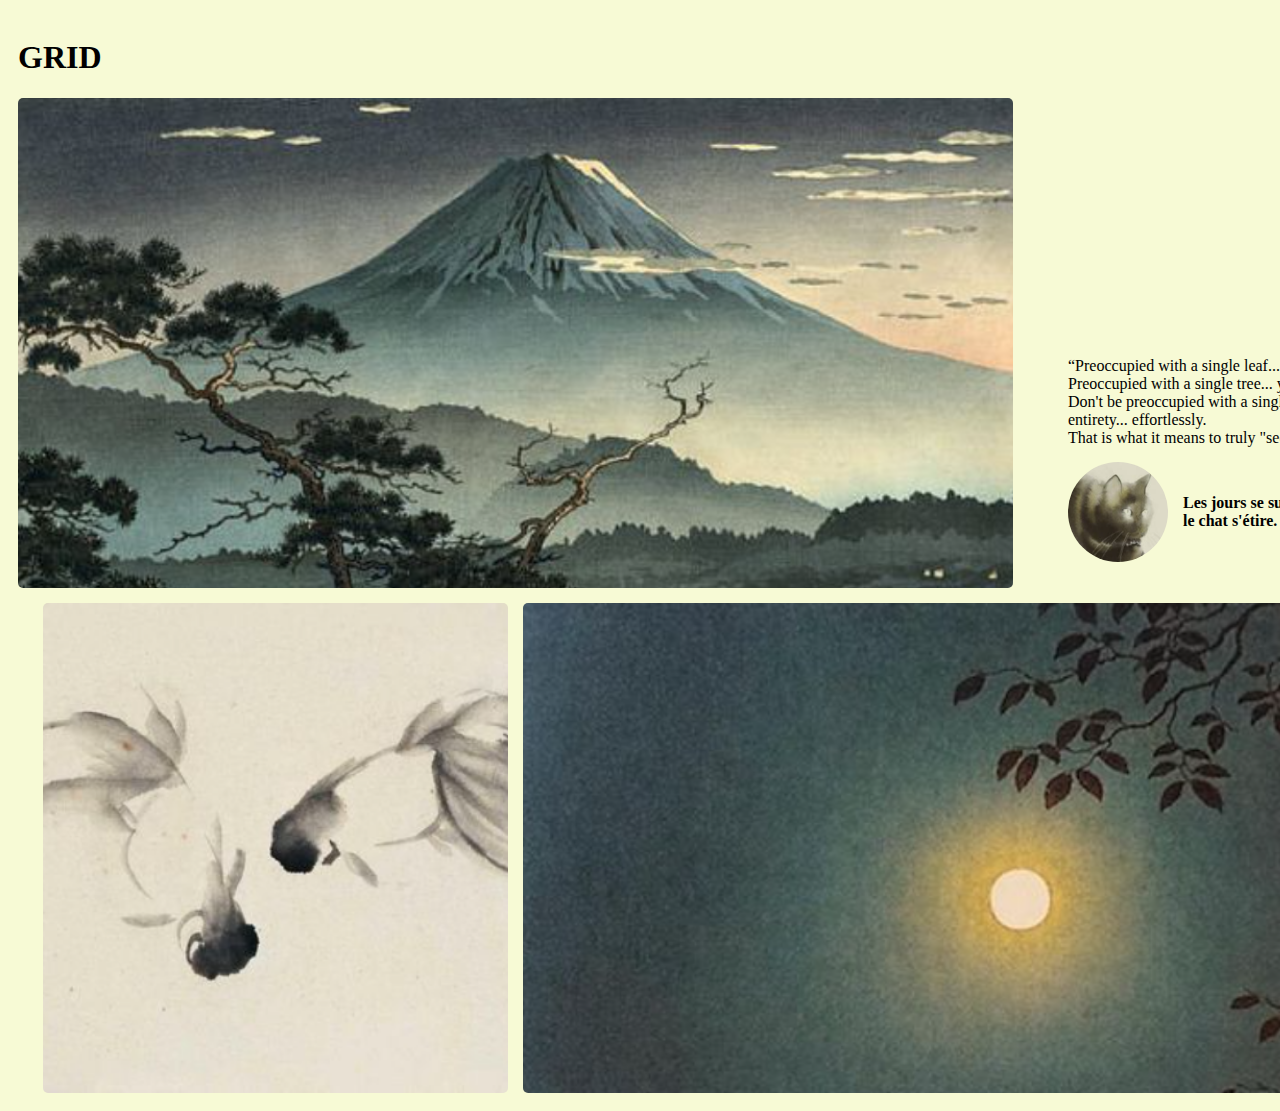
<file: layout/index.html>
<!DOCTYPE html>
  <html lang="en">
  <head>
    <meta charset="UTF-8">
    <meta name="viewport" content="width=device-width, initial-scale=1.0">
    <link rel="stylesheet" href="css/index.css">
    <title>GRID vs FLEX</title>
  </head>
  <body>

    <h1>GRID</h1>
    <div class="grid">
      <div class="card1">
        <img src="images/img1.jpg" alt="montfuji">
      </div>
      <div class="card2">
        <blockquote>
          <p>“Preoccupied with a single leaf... you won't see the tree.<br> Preoccupied with a single tree... you'll miss the entire forest.<br> Don't be preoccupied with a single spot. See everything in it's entirety... effortlessly.<br> That is what it means to truly "see.”</p>
        <footer><img src="images/img2.jpg" alt="joli chat" width="100" height="100"><span>Les jours se suivent,<br>le chat s'étire.</span></footer></blockquote>
      </div>
      <div class="card3">
        <img src="images/img3.jpg" alt="petits poissons" width="360" height="380">
      </div>
      <div class="card4">
        <img src="images/img4.jpg" alt="pleine lune">
      </div>
    </div>
    
  </body>
  </html>
</file>
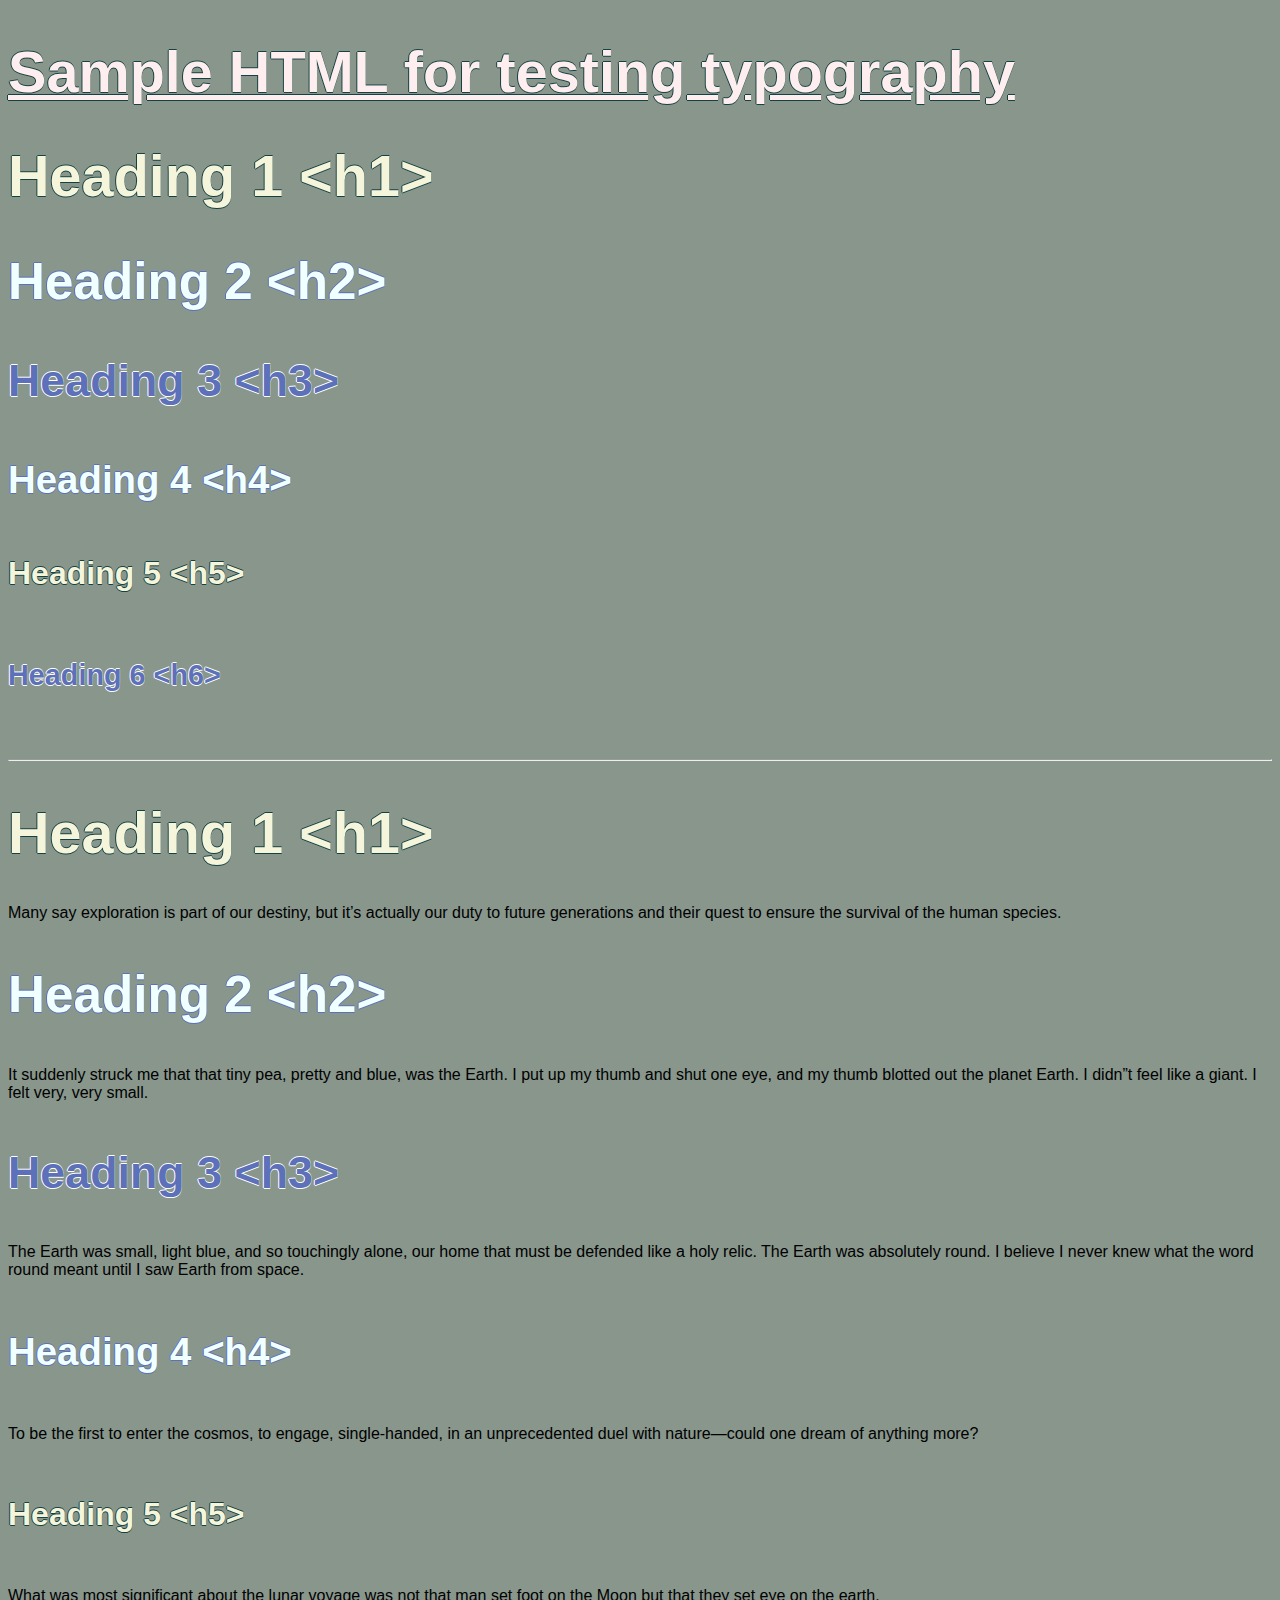
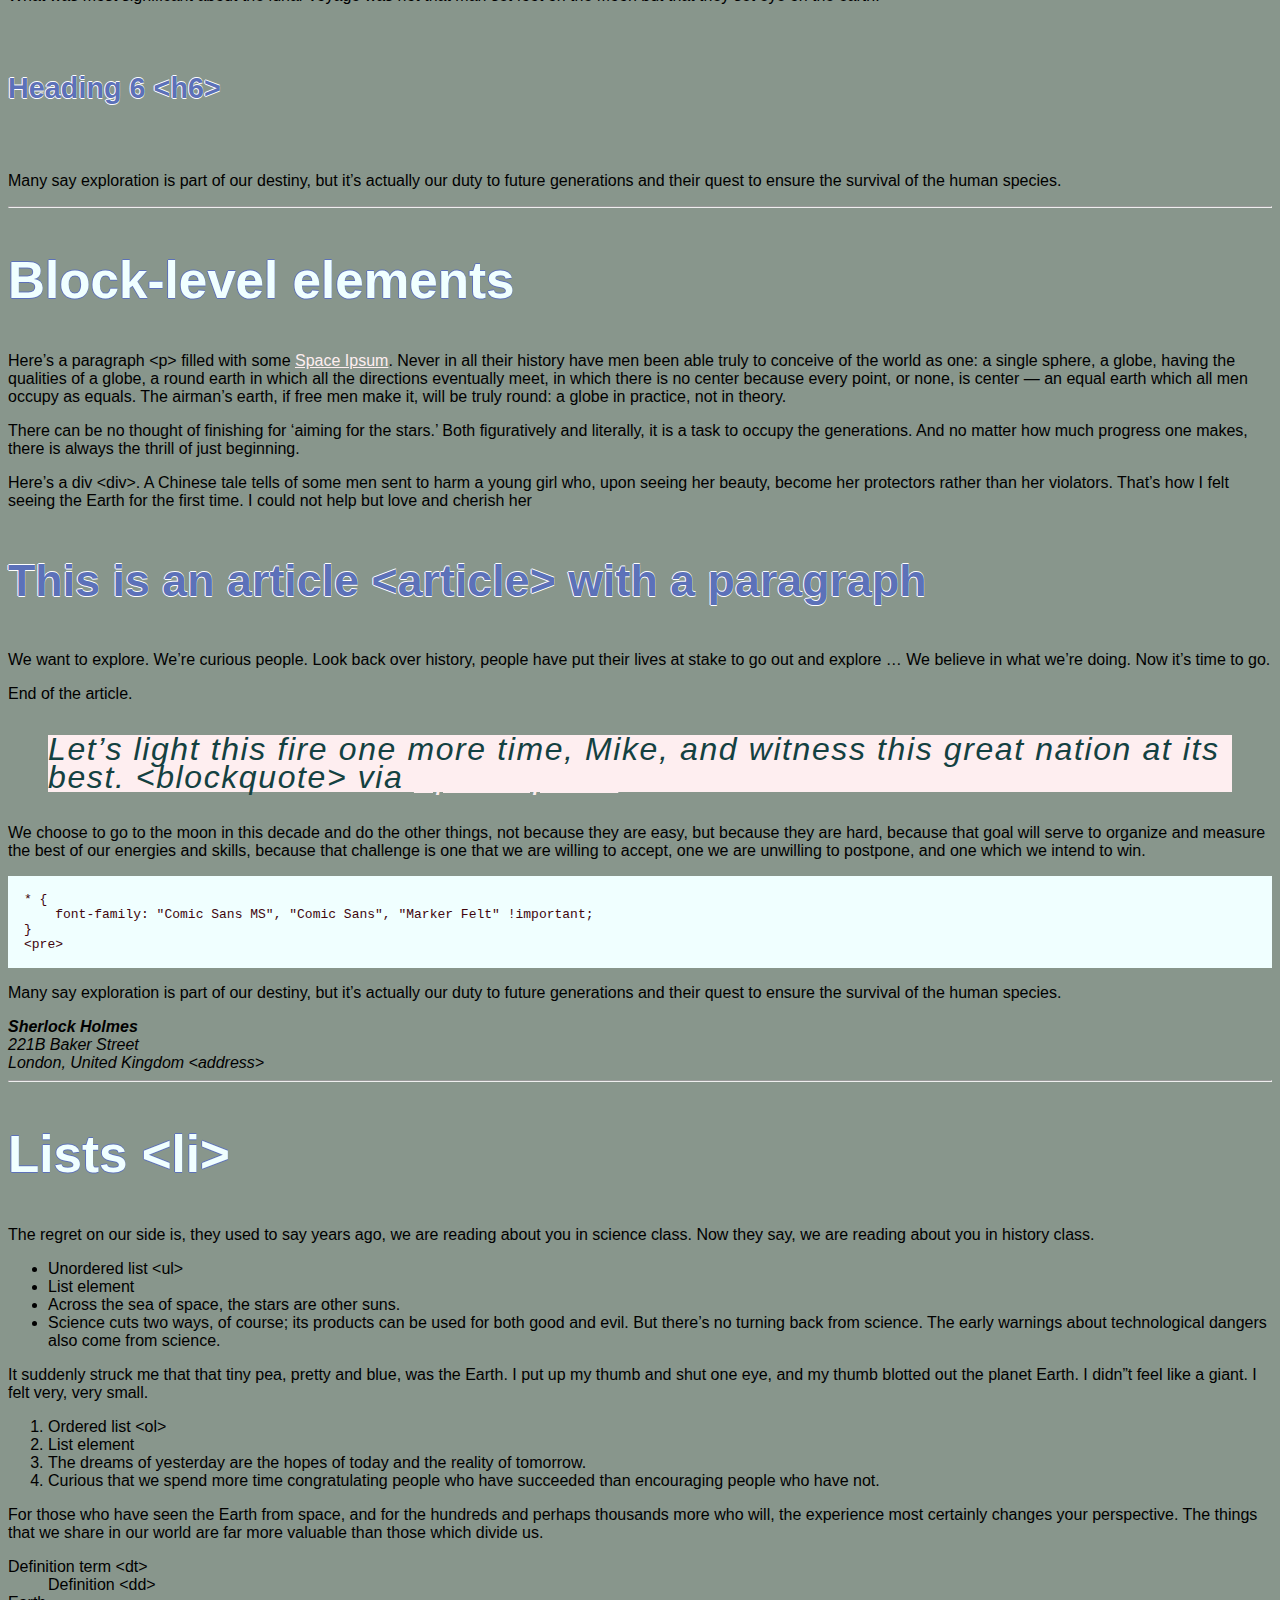
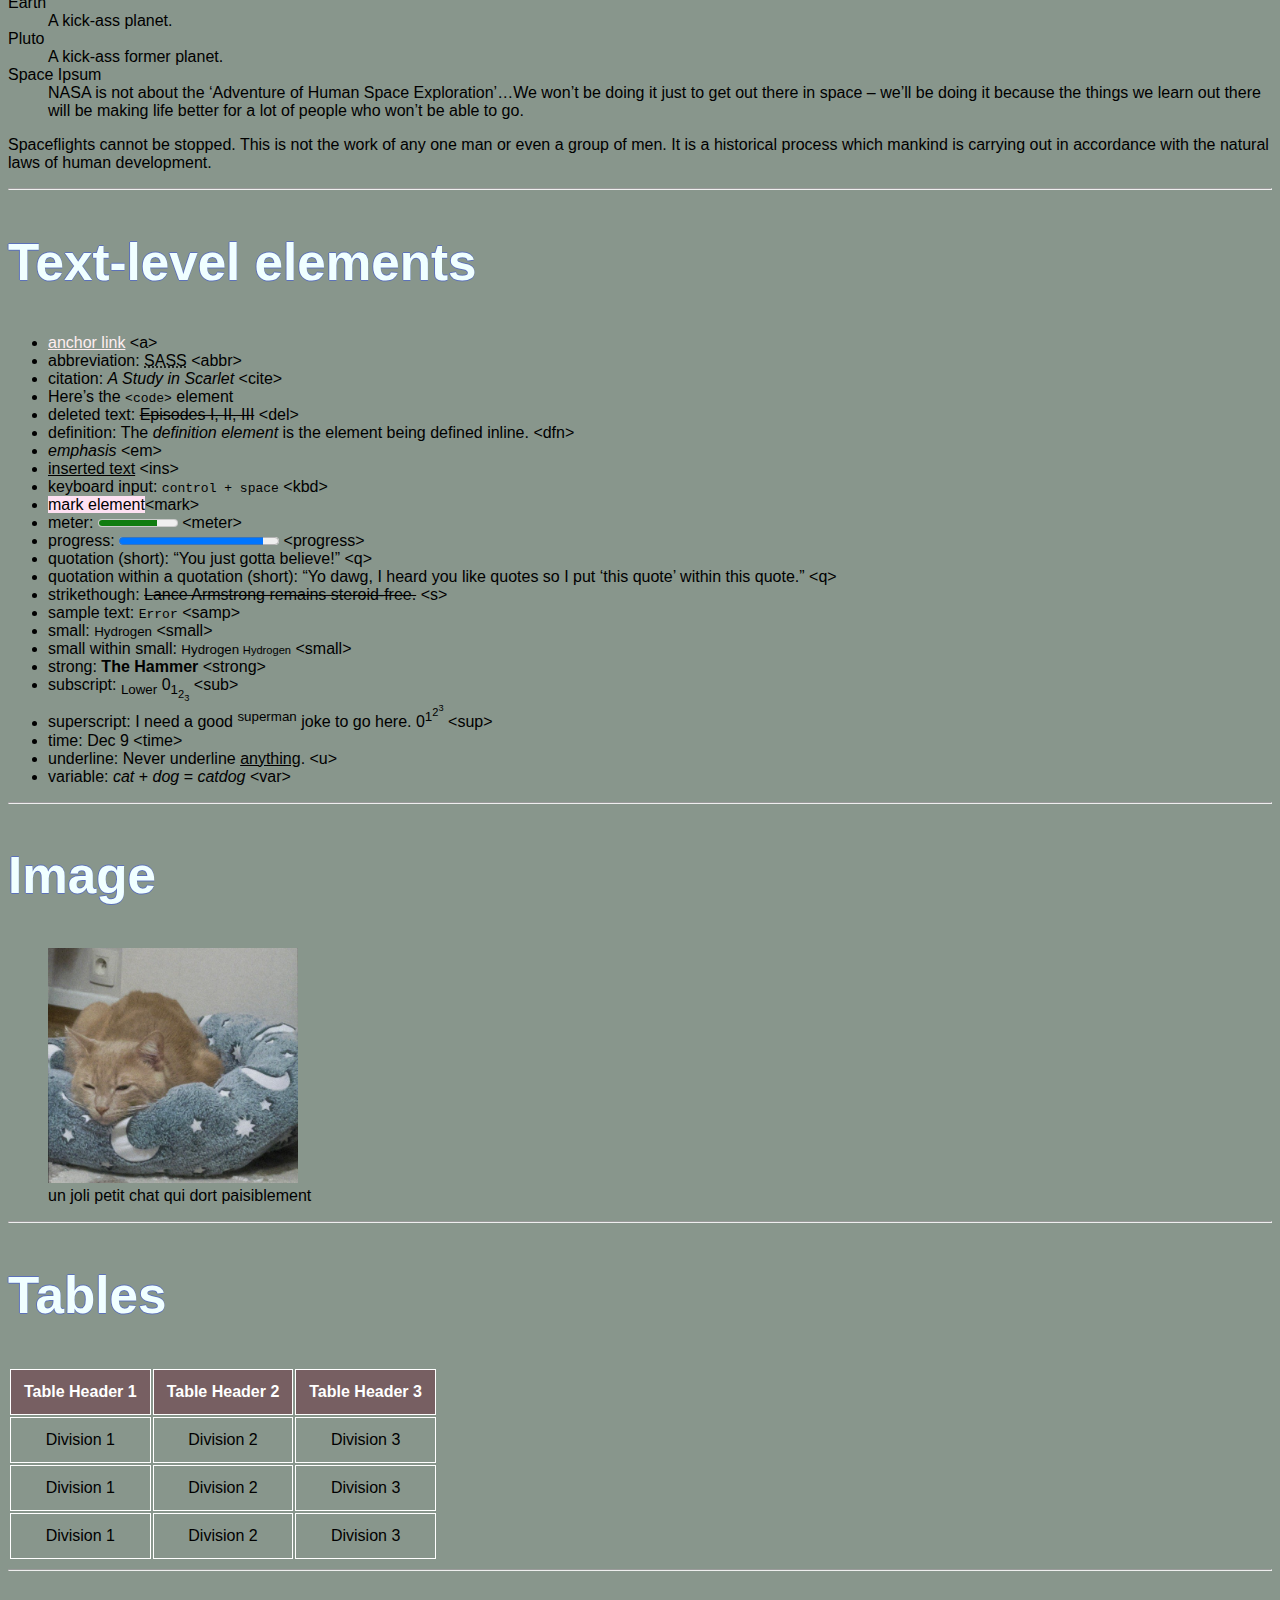
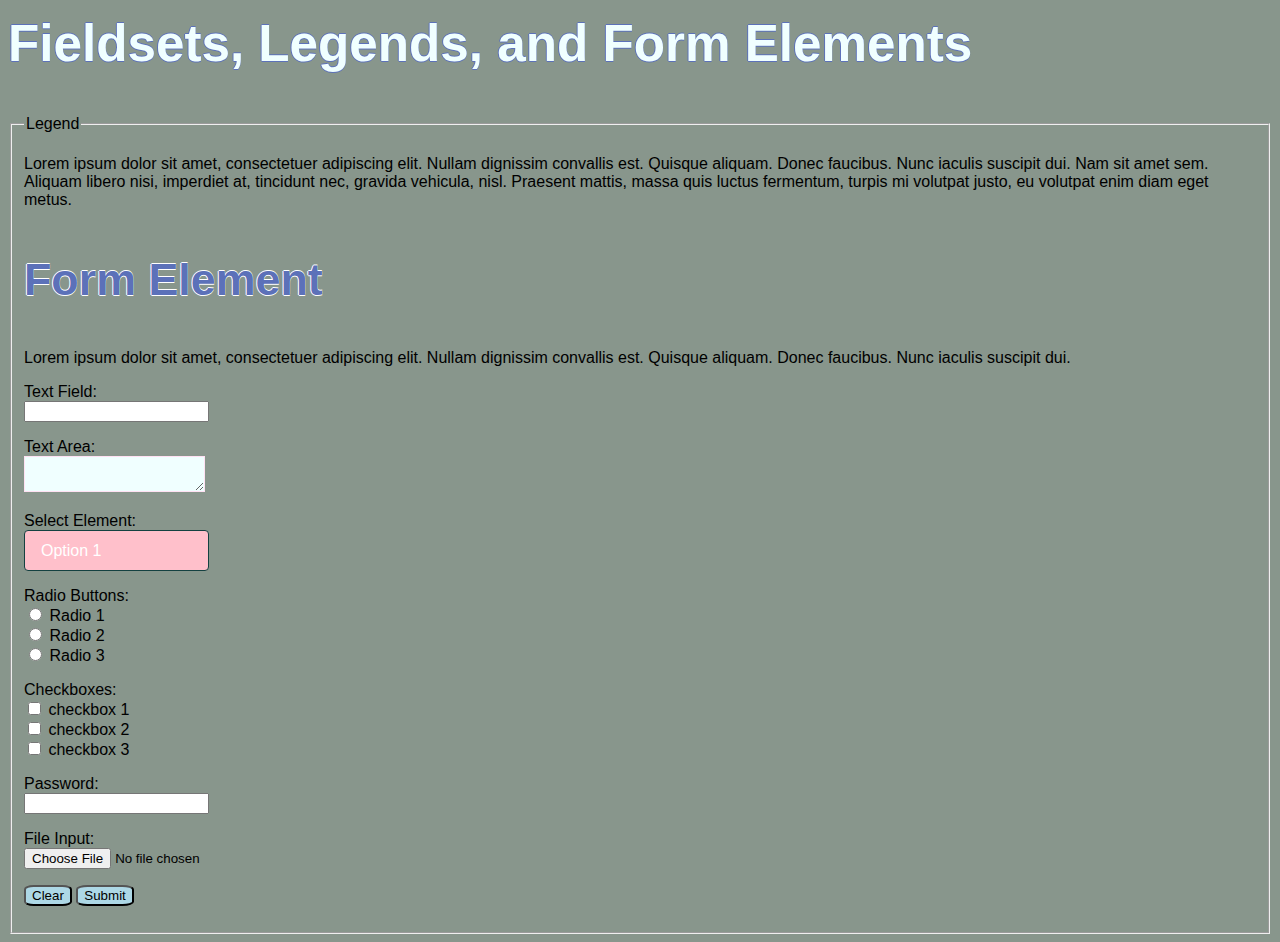
<file: sample-page/index.html>
<!DOCTYPE html>
<html lang="en">
<head>
    <meta charset="UTF-8">
    <meta name="viewport" content="width=device-width, initial-scale=1.0">
    <title>Document</title>
    <link rel="stylesheet" href="css/index.css">
</head>
<body>
<h1><a href="#" class="lien">Sample HTML for testing typography</a></h1> 
<h1>Heading 1 &lt;h1&gt;</h1>
<h2>Heading 2 &lt;h2&gt;</h2>
<h3>Heading 3 &lt;h3&gt;</h3>
<h4>Heading 4 &lt;h4&gt;</h4>
<h5>Heading 5 &lt;h5&gt;</h5>
<h6>Heading 6 &lt;h6&gt;</h6>
<hr>
<h1>Heading 1 &lt;h1&gt;</h1>
<p>Many say exploration is part of our destiny, but it’s actually our duty to future generations and their quest to ensure the survival of the human species.</p>
<h2>Heading 2 &lt;h2&gt;</h2>
<p>It suddenly struck me that that tiny pea, pretty and blue, was the Earth. I put up my thumb and shut one eye, and my thumb blotted out the planet Earth. I didn”t feel like a giant. I felt very, very small.</p>
<h3>Heading 3 &lt;h3&gt;</h3>
<p>The Earth was small, light blue, and so touchingly alone, our home that must be defended like a holy relic. The Earth was absolutely round. I believe I never knew what the word round meant until I saw Earth from space.</p>
<h4>Heading 4 &lt;h4&gt;</h4>
<p>To be the first to enter the cosmos, to engage, single-handed, in an unprecedented duel with nature—could one dream of anything more?</p>
<h5>Heading 5 &lt;h5&gt;</h5>
<p>What was most significant about the lunar voyage was not that man set foot on the Moon but that they set eye on the earth.</p>
<h6>Heading 6 &lt;h6&gt;</h6>
<p>Many say exploration is part of our destiny, but it’s actually our duty to future generations and their quest to ensure the survival of the human species.</p>
<hr>
<h2>Block-level elements</h2>
<p>Here’s a paragraph &lt;p&gt; filled with some <a href="http://spaceipsum.com/" class="lien">Space Ipsum</a>. Never in all their history have men been able truly to conceive of the world as one: a single sphere, a globe, having the qualities of a globe, a round earth in which all the directions eventually meet, in which there is no center because every point, or none, is center — an equal earth which all men occupy as equals. The airman’s earth, if free men make it, will be truly round: a globe in practice, not in theory.</p>
<p>There can be no thought of finishing for ‘aiming for the stars.’ Both figuratively and literally, it is a task to occupy the generations. And no matter how much progress one makes, there is always the thrill of just beginning.</p>
<div>
   Here’s a div &lt;div&gt;. A Chinese tale tells of some men sent to harm a young girl who, upon seeing her beauty, become her protectors rather than her violators. That’s how I felt seeing the Earth for the first time. I could not help but love and cherish her
</div>
<article>
   <h3 id="machin" class="machin">This is an article &lt;article&gt; with a paragraph</h3>
   <p>We want to explore. We’re curious people. Look back over history, people have put their lives at stake to go out and explore … We believe in what we’re doing. Now it’s time to go.</p>
   <p>End of the article.</p>
</article>
<blockquote>
   <p>Let’s light this fire one more time, Mike, and witness this great nation at its best. &lt;blockquote&gt; via <a href="http://spaceipsum.com/" class="lien">Space Ipsum</a></p>
</blockquote>
<p>We choose to go to the moon in this decade and do the other things, not because they are easy, but because they are hard, because that goal will serve to organize and measure the best of our energies and skills, because that challenge is one that we are willing to accept, one we are unwilling to postpone, and one which we intend to win.</p>
<pre>* {
    font-family: "Comic Sans MS", "Comic Sans", "Marker Felt" !important;
}
&lt;pre&gt;
</pre>
<p>Many say exploration is part of our destiny, but it’s actually our duty to future generations and their quest to ensure the survival of the human species.</p>
<address>
   <strong>Sherlock Holmes</strong><br>
   221B Baker Street<br>
   London, United Kingdom &lt;address&gt;
</address>
<hr>
<h2>Lists &lt;li&gt;</h2>
<p>The regret on our side is, they used to say years ago, we are reading about you in science class. Now they say, we are reading about you in history class.</p>
<ul>
   <li>Unordered list &lt;ul&gt;</li>
   <li>List element</li>
   <li>Across the sea of space, the stars are other suns.</li>
   <li>Science cuts two ways, of course; its products can be used for both good and evil. But there’s no turning back from science. The early warnings about technological dangers also come from science.</li>
</ul>
<p>It suddenly struck me that that tiny pea, pretty and blue, was the Earth. I put up my thumb and shut one eye, and my thumb blotted out the planet Earth. I didn”t feel like a giant. I felt very, very small.</p>
<ol>
   <li>Ordered list &lt;ol&gt;</li>
   <li>List element</li>
   <li>The dreams of yesterday are the hopes of today and the reality of tomorrow.</li>
   <li>Curious that we spend more time congratulating people who have succeeded than encouraging people who have not.</li>
</ol>
<p>For those who have seen the Earth from space, and for the hundreds and perhaps thousands more who will, the experience most certainly changes your perspective. The things that we share in our world are far more valuable than those which divide us.</p>
<dl>
   <dt>Definition term &lt;dt&gt;</dt>
   <dd>Definition &lt;dd&gt;</dd>
   <dt>Earth</dt>
   <dd>A kick-ass planet.</dd>
   <dt>Pluto</dt>
   <dd>A kick-ass former planet.</dd>
   <dt>Space Ipsum</dt>
   <dd>NASA is not about the ‘Adventure of Human Space Exploration’…We won’t be doing it just to get out there in space – we’ll be doing it because the things we learn out there will be making life better for a lot of people who won’t be able to go.</dd>
</dl>
<p>Spaceflights cannot be stopped. This is not the work of any one man or even a group of men. It is a historical process which mankind is carrying out in accordance with the natural laws of human development.</p>
<hr>
<h2>Text-level elements</h2>
<ul>
   <li>
      <a href="#" class="lien">anchor link</a> &lt;a&gt;
   </li>
   <li>abbreviation: <abbr title="'Syntactically">SASS</abbr> &lt;abbr&gt;</li>
   <li>citation: <cite>A Study in Scarlet</cite> &lt;cite&gt;</li>
   <li>Here’s the <code>&lt;code&gt;</code> element</li>
   <li>deleted text: <del>Episodes I, II, III</del> &lt;del&gt;
   </li>
   <li>definition: The <dfn>definition element</dfn> is the element being defined inline. &lt;dfn&gt;</li>
   <li><em>emphasis</em> &lt;em&gt;</li>
   <li>
      <ins>inserted text</ins> &lt;ins&gt;
   </li>
   <li>keyboard input: <kbd>control + space</kbd> &lt;kbd&gt;</li>
   <li><mark>mark element</mark>&lt;mark&gt;</li>
   <li>meter: <meter max="500" min="200" value="423">awesomeness</meter> &lt;meter&gt;</li>
   <li>progress: <progress max="100" value="90">70 %</progress> &lt;progress&gt;</li>
   <li>quotation (short): <q>You just gotta believe!</q> &lt;q&gt;</li>
   <li>quotation within a quotation (short): <q>Yo dawg, I heard you like quotes so I put <q>this quote</q> within this quote.</q> &lt;q&gt;</li>
   <li>strikethough: <s>Lance Armstrong remains steroid-free.</s> &lt;s&gt;</li>
   <li>sample text: <samp>Error</samp> &lt;samp&gt;</li>
   <li>small: <small>Hydrogen</small> &lt;small&gt;</li>
   <li>small within small: <small>Hydrogen <small>Hydrogen</small></small> &lt;small&gt;</li>
   <li>strong: <strong>The Hammer</strong> &lt;strong&gt;</li>
   <li>subscript: <sub>Lower</sub> 0<sub>1<sub>2<sub>3</sub></sub></sub> &lt;sub&gt;</li>
   <li>superscript: I need a good <sup>superman</sup> joke to go here. 0<sup>1<sup>2<sup>3</sup></sup></sup> &lt;sup&gt;</li>
   <li>time: <time datetime="1985-12-09 19:00">Dec 9</time> &lt;time&gt;</li>
   <li>underline: Never underline <u>anything</u>. &lt;u&gt;</li>
   <li>variable: <var>cat</var> + <var>dog</var> = <var>catdog</var> &lt;var&gt;</li>
</ul>
<hr>
<h2>Image</h2>
<figure>
   <img src="images/mimi.jpg" alt="mimi dort" width="250">
   <figcaption>un joli petit chat qui dort paisiblement</figcaption>
</figure>
<hr>
<h2>Tables</h2>
<table>
   <tr>
      <th>Table Header 1</th>
      <th>Table Header 2</th>
      <th>Table Header 3</th>
   </tr>
   <tr>
      <td>Division 1</td>
      <td>Division 2</td>
      <td>Division 3</td>
   </tr>
   <tr>
      <td>Division 1</td>
      <td>Division 2</td>
      <td>Division 3</td>
   </tr>
   <tr>
      <td>Division 1</td>
      <td>Division 2</td>
      <td>Division 3</td>
   </tr>
</table>
<hr>
<h2>Fieldsets, Legends, and Form Elements</h2>
<fieldset>
   <legend>Legend</legend>
   <p>Lorem ipsum dolor sit amet, consectetuer adipiscing elit. Nullam dignissim convallis est. Quisque aliquam. Donec faucibus. Nunc iaculis suscipit dui. Nam sit amet sem. Aliquam libero nisi, imperdiet at, tincidunt nec, gravida vehicula, nisl. Praesent mattis, massa quis luctus fermentum, turpis mi volutpat justo, eu volutpat enim diam eget metus.</p>
   <form>
      <h3>Form Element</h3>
      <p>Lorem ipsum dolor sit amet, consectetuer adipiscing elit. Nullam dignissim convallis est. Quisque aliquam. Donec faucibus. Nunc iaculis suscipit dui.</p>
      <p><label for="text_field">Text Field:</label><br>
         <input type="text" id="text_field">
      </p>
      <p><label for="text_area">Text Area:</label><br>
         <textarea id="text_area"></textarea>
      </p>
      <p>
         <label for="select_element">Select Element:</label><br>
         <select name="select_element" id="select_element">
            <optgroup label="Option Group 1">
               <option value="1">Option 1</option>
               <option value="2">Option 2</option>
               <option value="3">Option 3</option>
            </optgroup>
            <optgroup label="Option Group 2">
               <option value="1">Option 1</option>
               <option value="2">Option 2</option>
               <option value="3">Option 3</option>
            </optgroup>
         </select>
      </p>
      <p><label for="radio_1" id="radio_buttons">Radio Buttons:</label><br>
         <input type="radio" class="radio" name="radio_button" value="radio_1" id="radio_1"> Radio 1<br>
         <input type="radio" class="radio" name="radio_button" value="radio_2" id="radio_2"> Radio 2<br>
         <input type="radio" class="radio" name="radio_button" value="radio_3" id="radio_3"> Radio 3<br>
      </p>
      <p><label for="check_1" id="checkboxes">Checkboxes:</label><br>
         <input type="checkbox" class="checkbox" name="checkboxes" value="check_1" id="check_1"> checkbox 1<br>
         <input type="checkbox" class="checkbox" name="checkboxes" value="check_2" id="check_2"> checkbox 2<br>
         <input type="checkbox" class="checkbox" name="checkboxes" value="check_3" id="check_3"> checkbox 3<br>
      </p>
      <p><label for="password">Password:</label><br>
         <input type="password" class="password" name="password" id="password">
      </p>
      <p><label for="file">File Input:</label><br>
         <input type="file" class="file" name="file" id="file">
      </p>
      <p><input class="button" type="reset" value="Clear"> <input class="button" type="submit" value="Submit">
      </p>
   </form>
  </fieldset>
  </body>
</html>
</file>
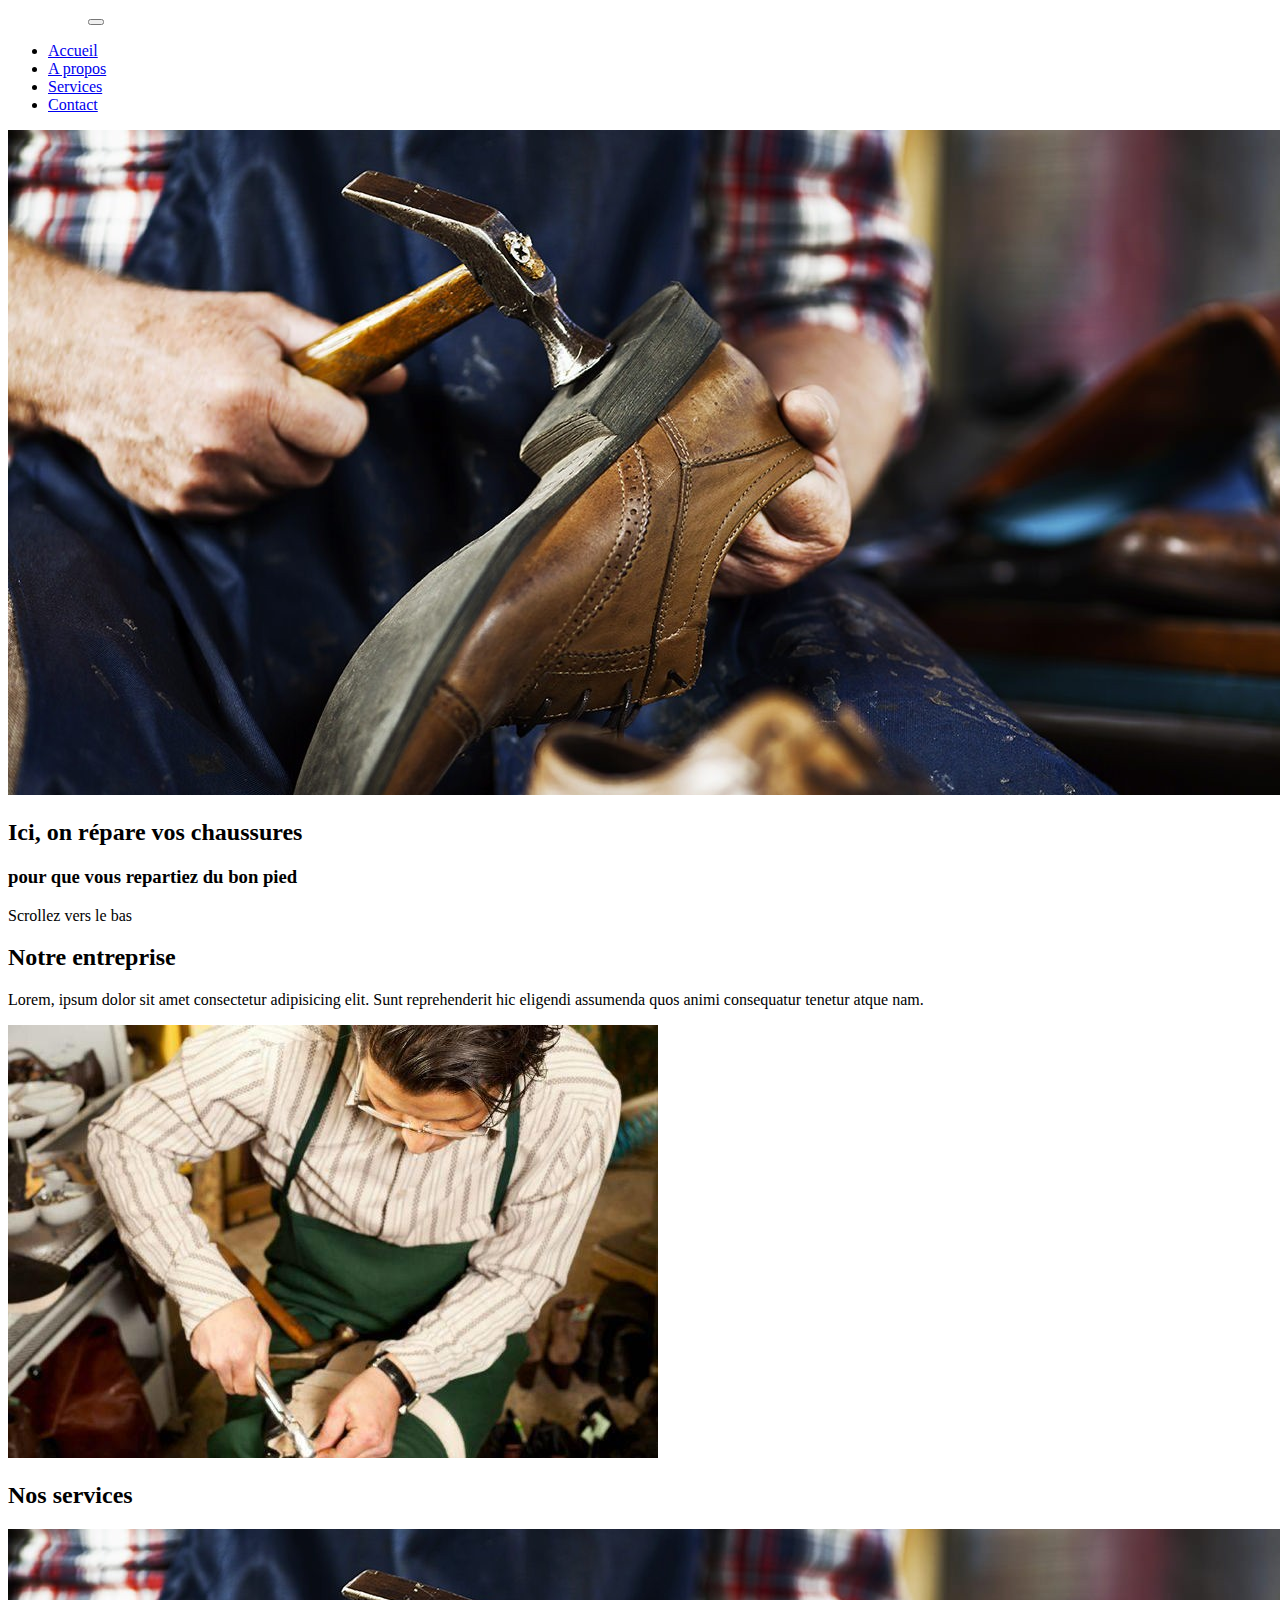
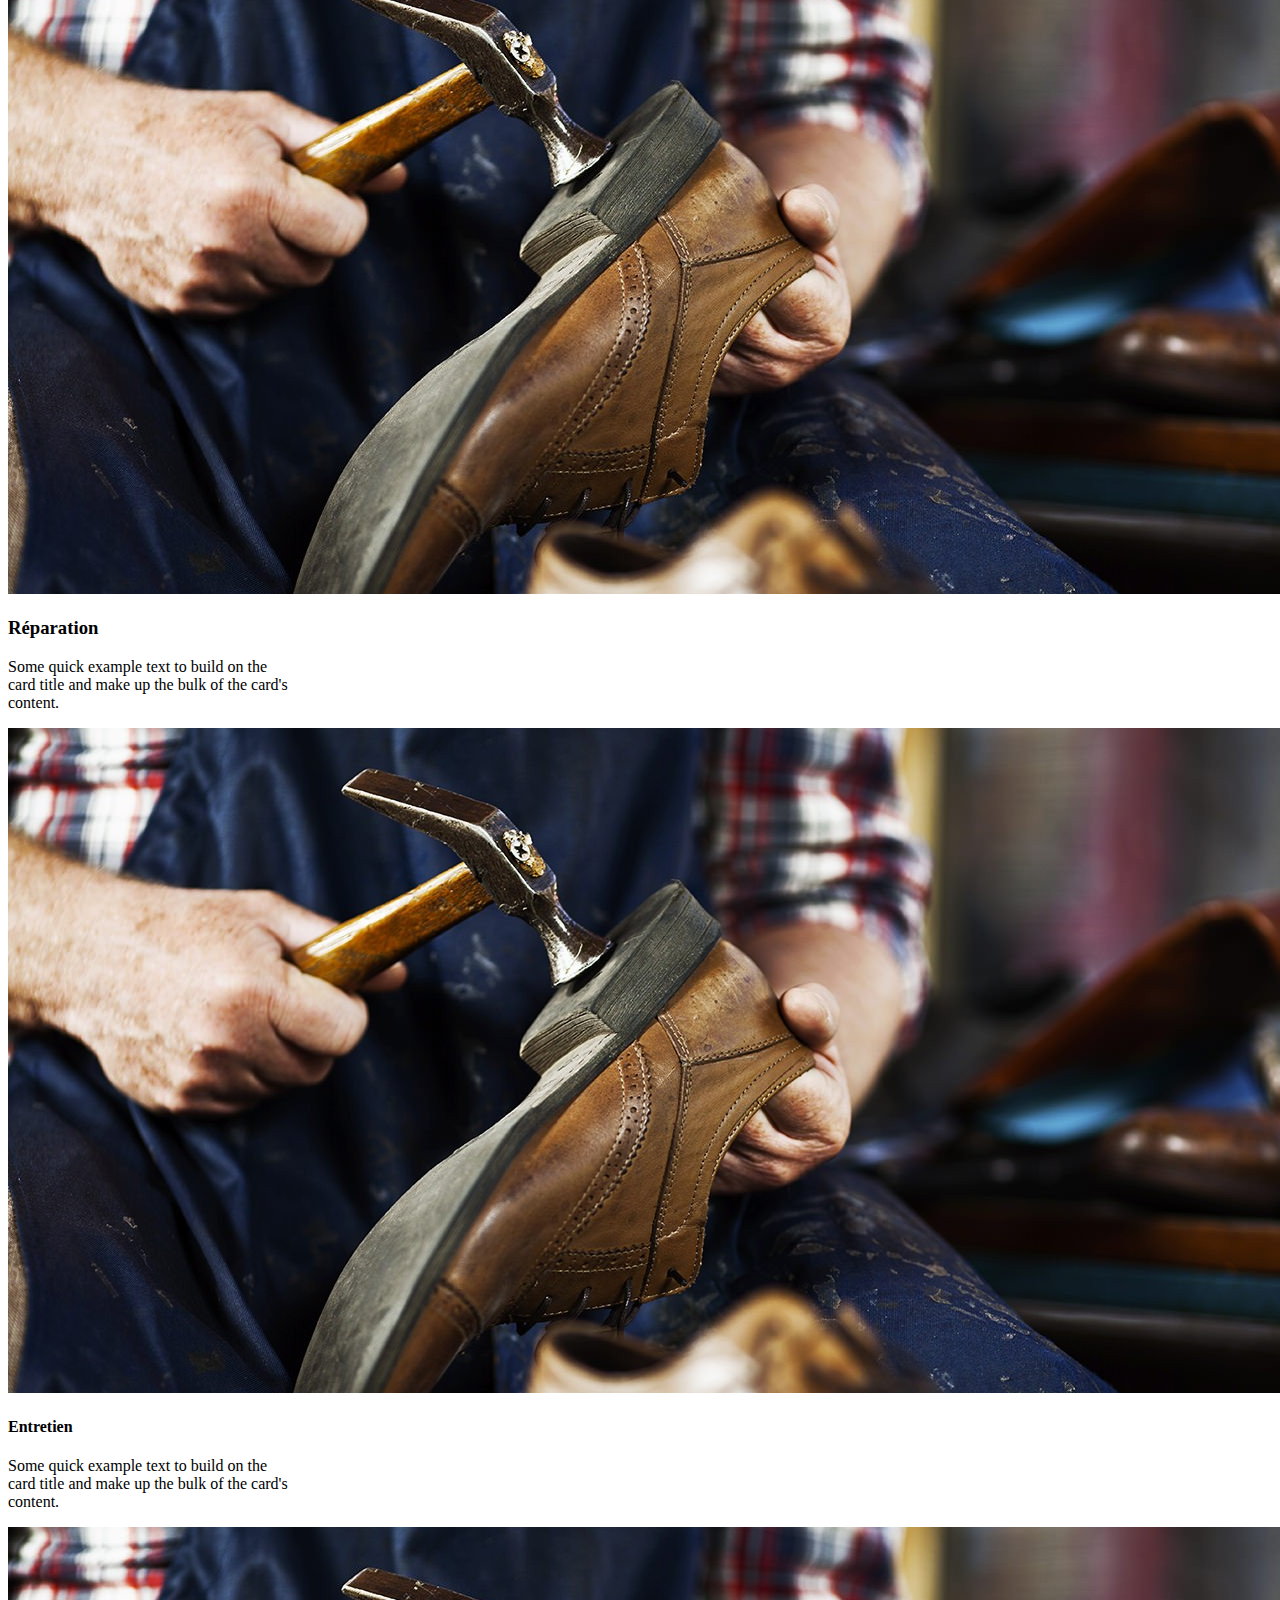
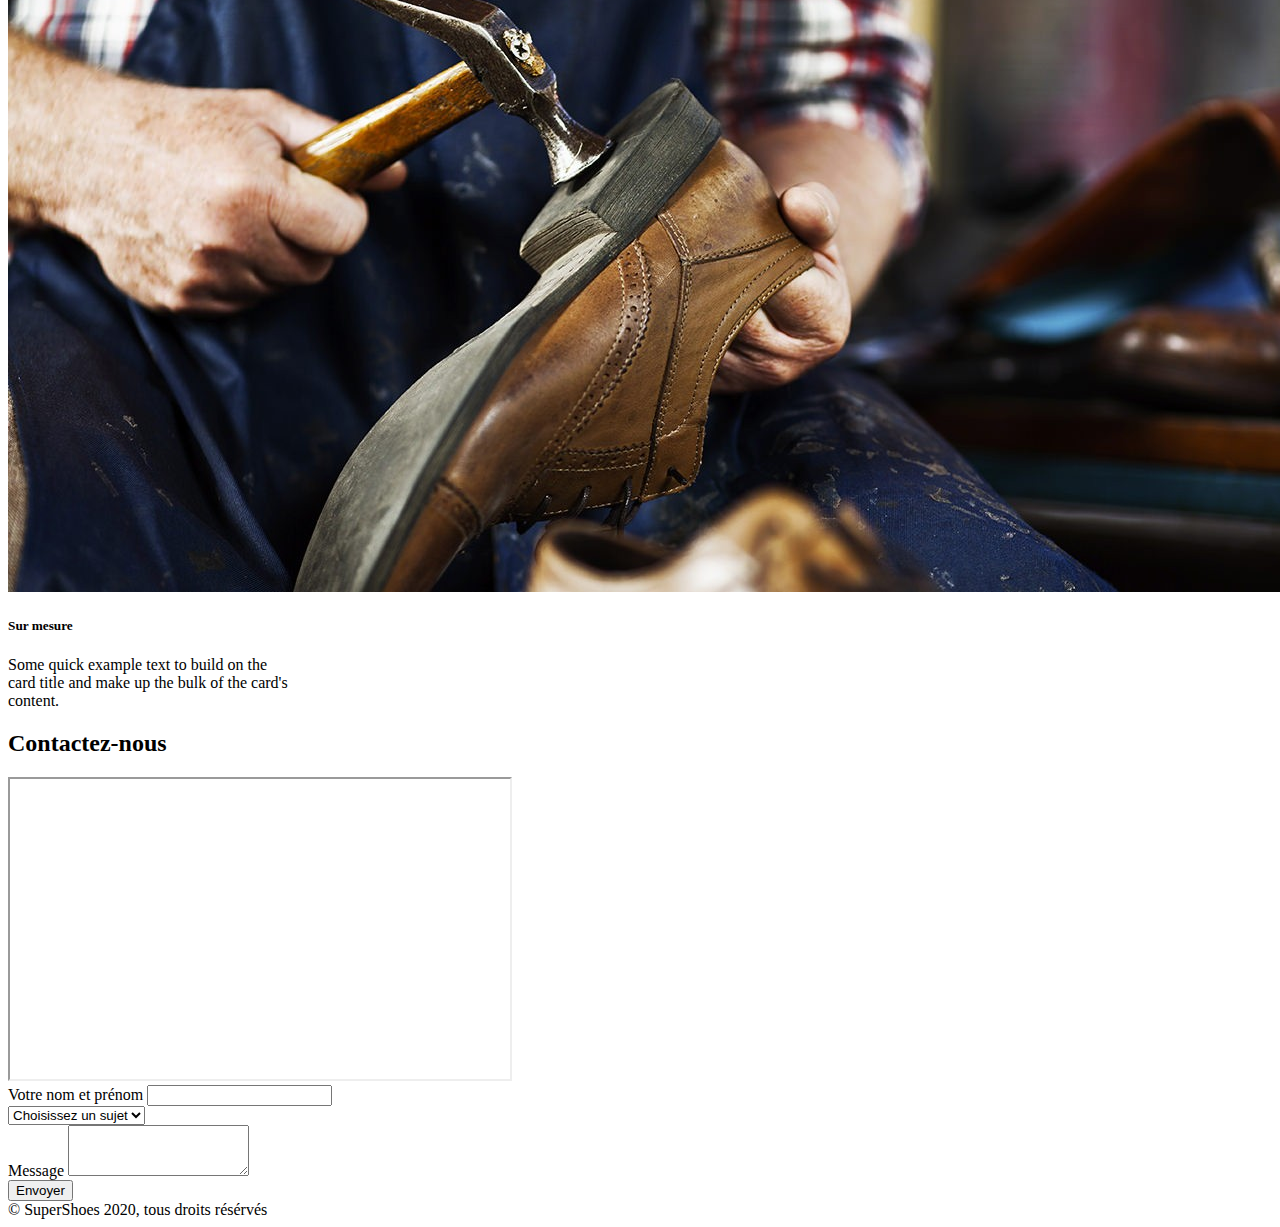
<file: front end/supershoes-start/index.html>
<!doctype html>
<html lang="fr">
<head>
  <title>Title</title>
  <meta charset="utf-8">
  <meta name="viewport" content="width=device-width, initial-scale=1, shrink-to-fit=no">
  <title>Exercice Landingpage</title>
  <link href="https://cdn.jsdelivr.net/npm/bootstrap@5.2.1/dist/css/bootstrap.min.css" rel="stylesheet" integrity="sha384-iYQeCzEYFbKjA/T2uDLTpkwGzCiq6soy8tYaI1GyVh/UjpbCx/TYkiZhlZB6+fzT" crossorigin="anonymous">
  <link rel="stylesheet" href="css\style.css">
</head>
<body>

      <nav class="navbar navbar-expand-lg bg-danger p-0">
        <div class="container-fluid">
          <a class="navbar-brand" href="#" style="color: #fff;">SuperShoes</a>
          <button class="navbar-toggler" type="button" data-bs-toggle="collapse" data-bs-target="#navbarSupportedContent" aria-controls="navbarSupportedContent" aria-expanded="false" aria-label="Toggle navigation">
            <span class="navbar-toggler-icon"></span>
          </button>
          <div class="collapse navbar-collapse" id="navbarSupportedContent">
            <ul class="navbar-nav ms-auto mb-2 mb-lg-0">
              <li class="nav-item"><a class="nav-link active text-white" href="Accueil">Accueil</a></li>
              <li class="nav-item"><a class="nav-link disabled text-white" href="A propos">A propos</a></li>
              <li class="nav-item"><a class="nav-link disabled text-white" href="Services">Services</a></li>
              <li class="nav-item"><a class="nav-link disabled text-white" href="Contact">Contact</a></li>
            </ul>
            </div>
          </div>
        </nav>

    <section>
      <hgroup id="Accueil">
        <Header>
          <img src="images/cordonnier.jpg" class="card-img" alt="">
          <div class="card-img-overlay d-flex flex-column justify-content-center text-white"> 
            <h2 class="text-white bg-danger">Ici, on répare vos chaussures</h2>
            <h3 class="text-white bg-secondary">pour que vous repartiez du bon pied</h3>
          <p>Scrollez vers le bas</p>
          <p class="container-fluid text-white text-center"></p>
        </Header>
      </hgroup>
    </section>


    <section>
      <header>
        <h2 id="A propos">Notre entreprise </h2>
      </header>
          <p>Lorem, ipsum dolor sit amet consectetur adipisicing elit. 
            Sunt reprehenderit hic eligendi assumenda quos animi consequatur tenetur atque nam. </p>
            <img src="images/about.jpg" alt="Cordonnier au travail">
    </section>

    <section>
    <h2>Nos services</h2>
    <div class="card">
        <div class="p-2"> <div class="card" style="width: 18rem;">
        <img src="images/cordonnier.jpg" class="card-img-top" alt="...">
        <div class="card-body">
        <h3 class="card-title">Réparation</h5>
            <p class="card-text">Some quick example text to build on the card title and make up the bulk of the card's content.</p>
          </div>
        </div>
    
        <div class="card">
          <div class="p-2"> <div class="card" style="width: 18rem;">
          <img src="images/cordonnier.jpg" class="card-img-top" alt="cordonnier">
          <div class="card-body">
        <h4 class="card-title">Entretien</h3>
        <p class="card-text">Some quick example text to build on the card title and make up the bulk of the card's content.</p>
      </div>
    </div></div>
    
    <div class="card">
      <div class="p-2"> <div class="card" style="width: 18rem;">
      <img src="images/cordonnier.jpg" class="card-img-top" alt="cordonnier">
      <header class="card-body">
        <h5 class="card-title">Sur mesure</h3>
        <p class="card-text">Some quick example text to build on the card title and make up the bulk of the card's content.</p>
      </div>
    </div>

  </section>



  <h2 class="text-center">Contactez-nous</h2>
  
  <main class="container mx-auto">
    <div class="row g-0 bg-body-secondary position-relative">
      <div class="col-md-6 mb-md-0 p-md-4">
        <div class="ratio ratio-16x9">
          <iframe src="https://maps.google.com/maps?q=bruxellesisfsc&t=&z=13&ie=UTF8&iwloc=&output=embed" width="500" height="300"></iframe>
        </div>
      </div>


  <div class="col-md-6 p-4 ps-md-0">
    <div class="mb-3">
      <label for="exampleFormControlInput1" class="form-label">Votre nom et prénom</label>
      <input type="Votrenometprénom" class="form-control" id="exampleFormControlInput1" placeholder="">
    </div>

    <select class="form-select" aria-label="Choisissez un sujet">
      <option selected>Choisissez un sujet</option>
      <option value="1">Demande de devis</option>
      <option value="2">Question</option>
      <option value="3">Autres</option>
    </select>

      <div class="mb-3">
        <label for="exampleFormControlTextarea1" class="form-label">Message</label>
        <textarea class="form-control" id="exampleFormControlTextarea1" rows="3"></textarea>
      </div>


    <button type="button" class="btn btn-primary">Envoyer</button>


<footer class="text-bg-secondary texte-start">
  &copy; SuperShoes 2020, tous droits résérvés
</footer>

  <script src="https://cdn.jsdelivr.net/npm/@popperjs/core@2.11.6/dist/umd/popper.min.js"
    integrity="sha384-oBqDVmMz9ATKxIep9tiCxS/Z9fNfEXiDAYTujMAeBAsjFuCZSmKbSSUnQlmh/jp3" crossorigin="anonymous"></script>
  <script src="https://cdn.jsdelivr.net/npm/bootstrap@5.2.1/dist/js/bootstrap.min.js"
    integrity="sha384-7VPbUDkoPSGFnVtYi0QogXtr74QeVeeIs99Qfg5YCF+TidwNdjvaKZX19NZ/e6oz" crossorigin="anonymous"></script>
</body>
</html>
</file>
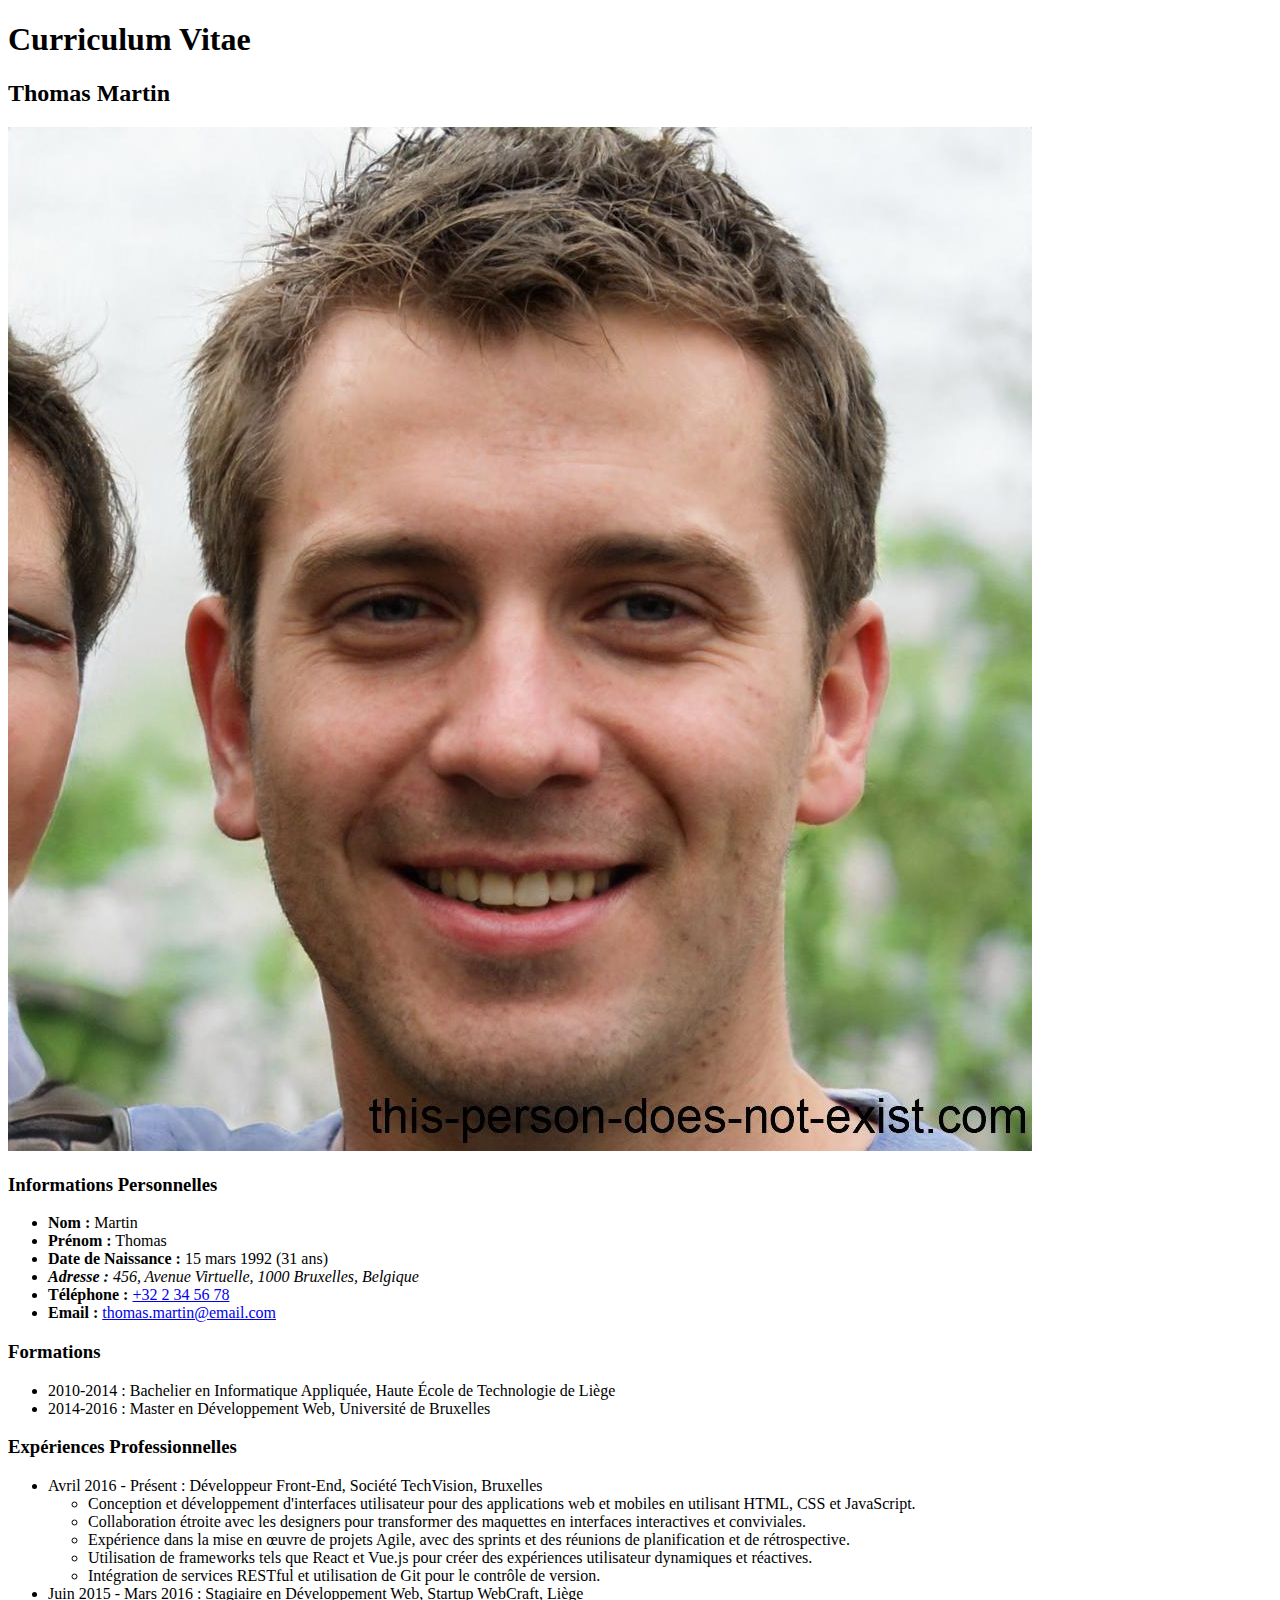
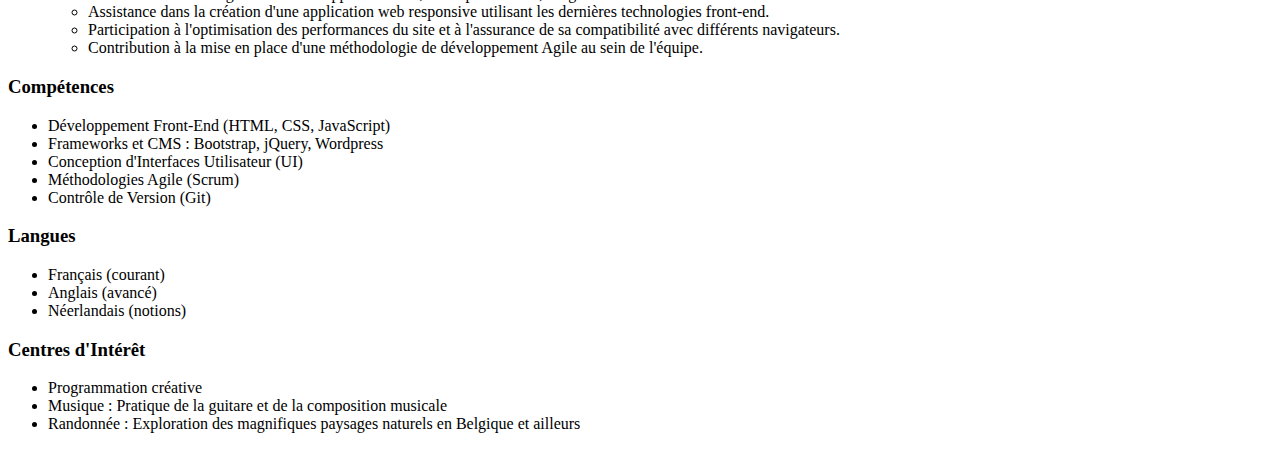
<file: cv/cv.html>
<!DOCTYPE html>
<html lang="fr">
<head>
  <meta charset="UTF-8">
  <meta name="viewport" content="width=device-width, initial-scale=1.0">
  <title>Curriculum Vitae - Thomas Martin</title>
</head>
<body>
  <h1>Curriculum Vitae</h1>
  <h2>Thomas Martin</h2>

  <img src="assets/img/thomas.jpeg" alt="Thomas Martin">

  <h3>Informations Personnelles</h3>
  <ul>
    <li><strong>Nom :</strong> Martin</li>
    <li><strong>Prénom :</strong> Thomas</li>
    <li><strong>Date de Naissance :</strong> 15 mars 1992 (31 ans)</li>
    <li><address><strong>Adresse :</strong> 456, Avenue Virtuelle, 1000 Bruxelles, Belgique</address></li>
    <li><strong>Téléphone :</strong> <a href="tel:+32 2 34 56 78">+32 2 34 56 78</a></li>
    <li><strong>Email :</strong> <a href="mailto:thomas.martin@email.com">thomas.martin@email.com</a></li>
  </ul>
  
  <h3>Formations</h3>
  <ul>
    <li>2010-2014 : Bachelier en Informatique Appliquée, Haute École de Technologie de Liège</li>
    <li>2014-2016 : Master en Développement Web, Université de Bruxelles</li>
  </ul>
  
  <h3>Expériences Professionnelles</h3>
  <ul>
    <li>Avril 2016 - Présent : Développeur Front-End, Société TechVision, Bruxelles
      <ul>
        <li>Conception et développement d'interfaces utilisateur pour des applications web et mobiles en utilisant HTML, CSS et JavaScript.</li>
        <li>Collaboration étroite avec les designers pour transformer des maquettes en interfaces interactives et conviviales.</li>
        <li>Expérience dans la mise en œuvre de projets Agile, avec des sprints et des réunions de planification et de rétrospective.</li>
        <li>Utilisation de frameworks tels que React et Vue.js pour créer des expériences utilisateur dynamiques et réactives.</li>
        <li>Intégration de services RESTful et utilisation de Git pour le contrôle de version.</li>
      </ul>
    </li>
    <li>Juin 2015 - Mars 2016 : Stagiaire en Développement Web, Startup WebCraft, Liège
      <ul>
        <li>Assistance dans la création d'une application web responsive utilisant les dernières technologies front-end.</li>
        <li>Participation à l'optimisation des performances du site et à l'assurance de sa compatibilité avec différents navigateurs.</li>
        <li>Contribution à la mise en place d'une méthodologie de développement Agile au sein de l'équipe.</li>
      </ul>
    </li>
  </ul>
  
  <h3>Compétences</h3>
  <ul>
    <li>Développement Front-End (HTML, CSS, JavaScript)</li>
    <li>Frameworks et CMS : Bootstrap, jQuery, Wordpress</li>
    <li>Conception d'Interfaces Utilisateur (UI)</li>
    <li>Méthodologies Agile (Scrum)</li>
    <li>Contrôle de Version (Git)</li>
  </ul>
  
  <h3>Langues</h3>
  <ul>
    <li>Français (courant)</li>
    <li>Anglais (avancé)</li>
    <li>Néerlandais (notions)</li>
  </ul>
  
  <h3>Centres d'Intérêt</h3>
  <ul>
    <li>Programmation créative</li>
    <li>Musique : Pratique de la guitare et de la composition musicale</li>
    <li>Randonnée : Exploration des magnifiques paysages naturels en Belgique et ailleurs</li>
  </ul>
</body>

</html>
</file>
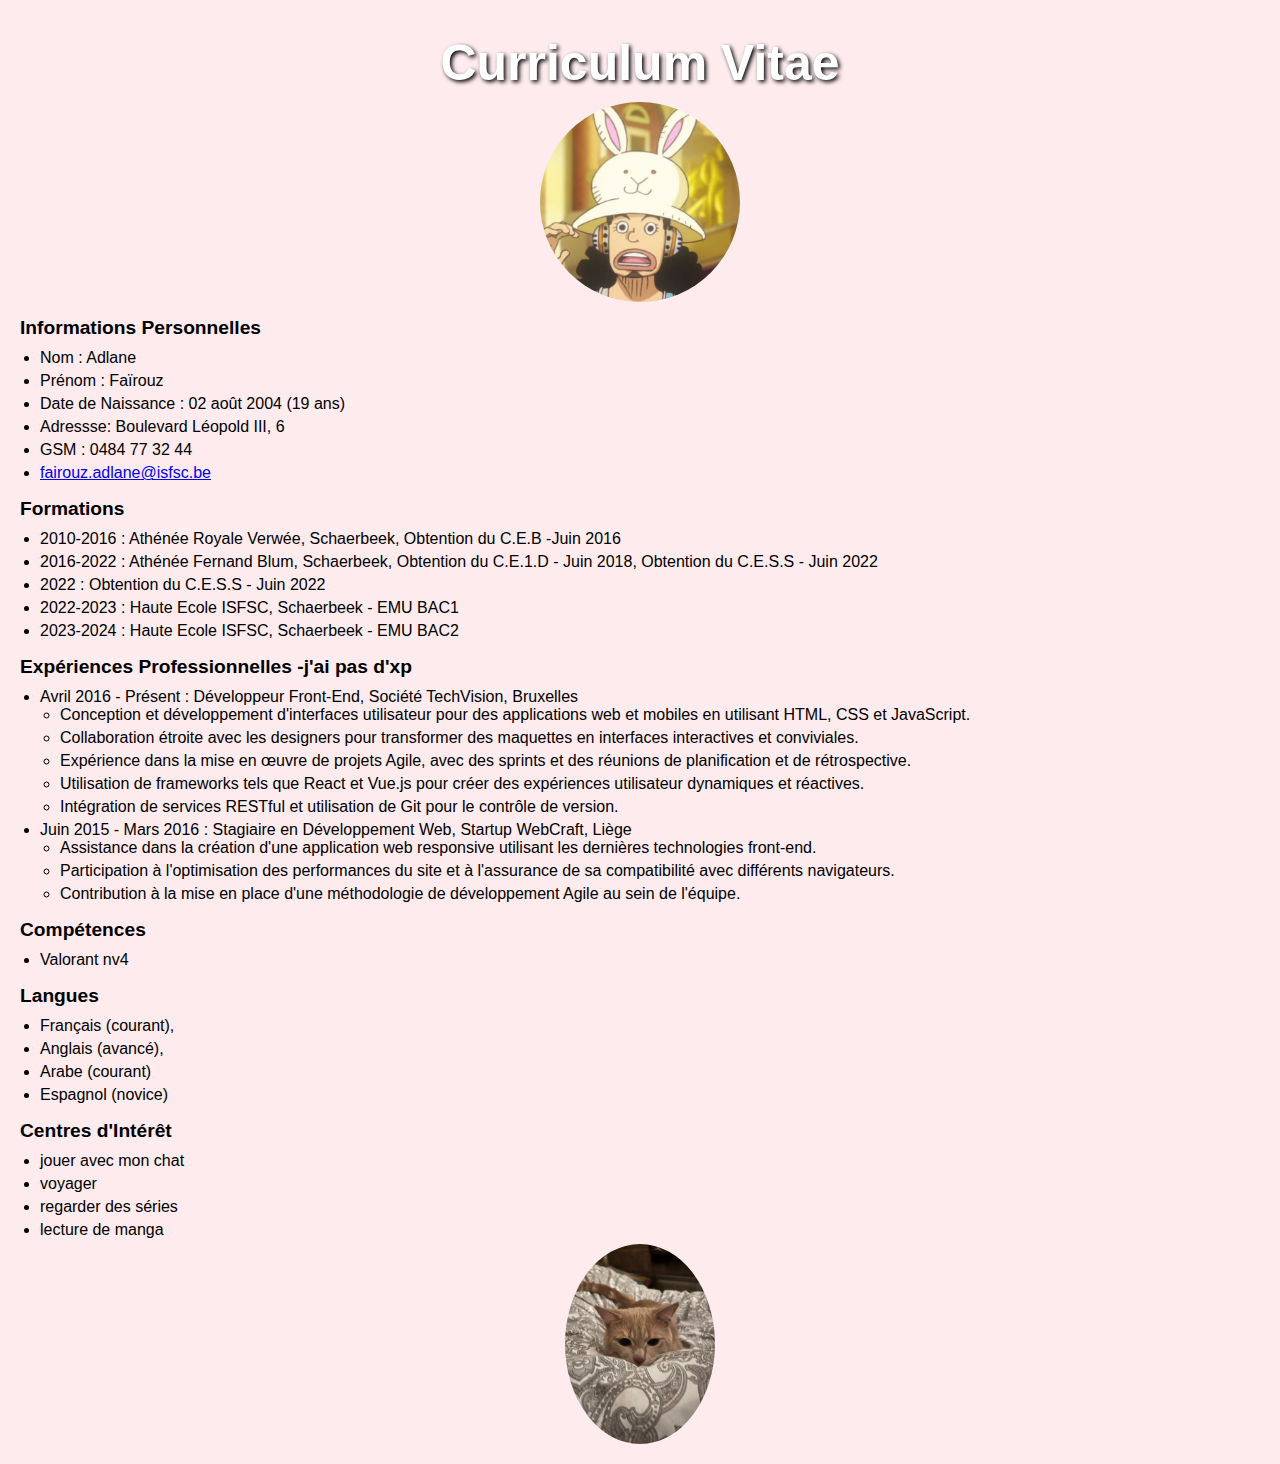
<file: cv/starter-html.html>
<!DOCTYPE html>
<html lang="fr">
<head>
  <meta charset="UTF-8">
  <meta name="viewport" content="width=device-width, initial-scale=1.0">
  <title>Curriculum Vitae</title>
  <!-- <link rel="stylesheet" href="assets/css/main.css"> -->
  <link rel="stylesheet" href="main.css">
</head>
<body>
  <h1>Curriculum Vitae</h1>
  <img src="usopp.jpg" alt="usopp" width=200></li>
  <h2>Informations Personnelles</h2>
  <ul>
    <li> Nom : Adlane</li>
    <li> Prénom : Faïrouz</li>
    <li> Date de Naissance : 02 août 2004 (19 ans)</li>
    <li> Adressse: Boulevard Léopold III, 6</li>
    <li> GSM : 0484 77 32 44</li>
    <li> <a href="mailto:fairouz.adlane@isfsc.be">fairouz.adlane@isfsc.be</a> </li>
  </ul>
  
  <h2>Formations</h2>
  <ul>
    <li>2010-2016 : Athénée Royale Verwée, Schaerbeek, Obtention du C.E.B -Juin 2016</li>
    <li>2016-2022 : Athénée Fernand Blum, Schaerbeek, Obtention du C.E.1.D - Juin 2018, Obtention du C.E.S.S - Juin 2022</li>
    <li>2022 : Obtention du C.E.S.S - Juin 2022</li>
    <li>2022-2023 : Haute Ecole ISFSC, Schaerbeek - EMU BAC1</li>
    <li>2023-2024 : Haute Ecole ISFSC, Schaerbeek - EMU BAC2</li>
  </ul>
  <h2>Expériences Professionnelles -j'ai pas d'xp</h2>
  <ul>
    <li>Avril 2016 - Présent : Développeur Front-End, Société TechVision, Bruxelles
      <ul>
        <li>Conception et développement d'interfaces utilisateur pour des applications web et mobiles en utilisant HTML, CSS et JavaScript.</li>
        <li>Collaboration étroite avec les designers pour transformer des maquettes en interfaces interactives et conviviales.</li>
        <li>Expérience dans la mise en œuvre de projets Agile, avec des sprints et des réunions de planification et de rétrospective.</li>
        <li>Utilisation de frameworks tels que React et Vue.js pour créer des expériences utilisateur dynamiques et réactives.</li>
        <li>Intégration de services RESTful et utilisation de Git pour le contrôle de version.</li>
      </ul>
    <li>Juin 2015 - Mars 2016 : Stagiaire en Développement Web, Startup WebCraft, Liège
      <ul>
        <li>Assistance dans la création d'une application web responsive utilisant les dernières technologies front-end.</li>
        <li>Participation à l'optimisation des performances du site et à l'assurance de sa compatibilité avec différents navigateurs.</li>
        <li>Contribution à la mise en place d'une méthodologie de développement Agile au sein de l'équipe.</li>
      </ul>
        </li>
  </ul>
  
  
  <h2>Compétences</h2>
  <ul>
    <li>Valorant nv4 </li>
  </ul>
  
  <h2>Langues</h2>
  <ul>
    <li>Français (courant),</li>
    <li>Anglais (avancé),</li>
    <li>Arabe (courant)</li>
    <li>Espagnol (novice) </li>
  </ul>
 
  <h2>Centres d'Intérêt</h2>
  <ul>
    <li>jouer avec mon chat</li>
    <li>voyager</li>
    <li>regarder des séries</li>
    <li>lecture de manga</li>
  </ul>
  <img src="mimi.jpg" width=150>
</body>
</html>
</file>
<file: layout/css/index.css>
body {
    background-color: rgb(247, 250, 213);
    padding: 10px;
    color: rgb(0, 0, 0);
}

img {
  max-width: 100%;
  height: auto;
  vertical-align: middle;
  display: inline-block;
}

.card {
  background-color:rgb(140, 172, 150);
  border: 1px solid #000;
  padding: 6px;
  border-radius: 5px;
}

.grid {
  display: grid;
  grid-gap: 15px;
  grid-template-columns: repeat(4, 490px);
  grid-template-rows: repeat(2,490px) ;
}

.grid > div {
  display: flex;
  justify-content: center;
  align-items: center;
}

.grid > div > img {
  width: 100%;
  height: 100%;
  object-fit: cover;
  border-radius: 5px;
}

.card1 {
  grid-row: 1;
  grid-column: 1/3;
  /* ça vient de ça ;   grid-column-start: 1; grid-column-end: 3; */
}

.card2 {
  grid-row: 1;
  grid-column: 3/4;  
}

.card3 {
  grid-row: 2;
}

.card4 {
  grid-row: 2;
  grid-column: 2/4;   /* c'est trop cool quand on comprend d"où ça vient */
}

.card3 img {
  margin-left: 25px;
}

blockquote {
  margin-top: 250px;
  font-size: 16px;
}

blockquote > p { margin: 0 0 15px; }

blockquote > footer { 
  font-weight: bold; 
  display: flex;
  align-items: center;
}  

blockquote > footer > img {
  margin-right: 15px;
  border-radius: 50%;
}
</file>
<file: sample-page/css/index.css>
body{
    background-color: hsl(137, 6%, 56%);
    font-family:'Trebuchet MS', 'Lucida Sans Unicode', 'Lucida Grande', 'Lucida Sans', Arial, sans-serif;
}
.lien {
    color: rgb(254, 238, 240);
}
h1, h2, h3, h4, h5, h6{
    font-family:'Franklin Gothic Medium', 'Arial Narrow', Arial, sans-serif;
}
h1{
    font-size: 3.6rem;
    color: beige;
    text-shadow: -1px 0 rgb(20, 65, 65), 0 1px rgb(20, 65, 65), 0 -1px rgb(20, 65, 65);
}
h2{
    font-size: 3.2rem;
    color: azure;
    text-shadow: -1px 0 rgb(92, 113, 185), 0 1px rgb(92, 113, 185), 0 -1px rgb(92, 113, 185);
}
h3{
    font-size: 2.8rem;
    color: rgb(92, 113, 185);
    text-shadow: -1px 0 #fff, 0 1px #fff, 0 -1px #fff;
}
h4{
    font-size: 2.4rem;
    color: azure;
    text-shadow: -1px 0 rgb(92, 113, 185), 0 1px rgb(92, 113, 185), 0 -1px rgb(92, 113, 185);
}
h5{
    font-size: 2rem;
    color: beige;
    text-shadow: -1px 0 rgb(20, 65, 65), 0 1px rgb(20, 65, 65), 0 -1px rgb(20, 65, 65);
}
h6{
    font-size: 1.8rem;
    color: rgb(92, 113, 185);
    text-shadow: -1px 0 #fff, 0 1px #fff, 0 -1px #fff;
}

a:active,
a:focus,
a:hover{
    text-decoration: underline;
    color: rgb(119, 95, 98);
}

blockquote {
    font-size: 2rem;
    font-family:Verdana, Geneva, Tahoma, sans-serif;
    font-style: italic;
    line-height: .9;
    letter-spacing: .1rem;
    color:rgb(20, 65, 65);
    background-color:rgb(254, 238, 240);
}
pre {
    background-color: azure;
    color: rgb(65, 5, 13);
    padding: 1rem;
    overflow-x: auto;
}
mark {
    background-color:rgb(255, 225, 243);
}  
  th, td {
    border: 1px solid rgb(255, 255, 255);
    padding: 13px;
  }
  table {
    border-collapse:separate;
    text-align: center;
    vertical-align: middle;
  }
  th {
    background-color: rgb(119, 95, 98);
    color: rgb(255, 255, 255);
  }
  input[type=text]:focus{
    background-color: rgb(255, 225, 243);
  }
textarea {
    border-color: rgb(255, 225, 243);
    background-color:azure;
  }
  .custom-select {
    min-width: 350px;
  }
  select {
    appearance: none;
    width: 15%;
    font-size: 1rem;
    padding: 0.675em 6em 0.675em 1em;
    background-color: pink;
    border: 1px solid  rgb(20, 65, 65);
    border-radius: 0.25rem;
    color: #ffffff;
    cursor: pointer;
    position: relative;
  }
.button {
    background-color: lightblue;
    border-radius: 20%;
  }
  .button:hover {
    background-color:lightblue;
    color: white;
  }
  input[type=password]:focus{
    background-color: rgb(255, 225, 243);
}
</file>
<file: cv/main.css>
body {
  font-family:'Trebuchet MS', sans-serif;
  margin: 20px;
  text-align:justify;
  background-color: rgb(253, 235, 238);
}
h1{
  font-size: 50px;
  text-align: center;
  color: white;
  text-shadow: 2px 2px 4px #000000;
}
h1, h2 {
  margin-bottom: 10px;
}
h2 {
  font-size: 1.2em;
}
ul {
  margin: 0;
  padding-left: 20px;
}
ul li {
  margin-bottom: 5px;
}
img {
  border-radius: 50%;
  text-align:center;
  margin:auto;
  display:flex;
}
</file>
